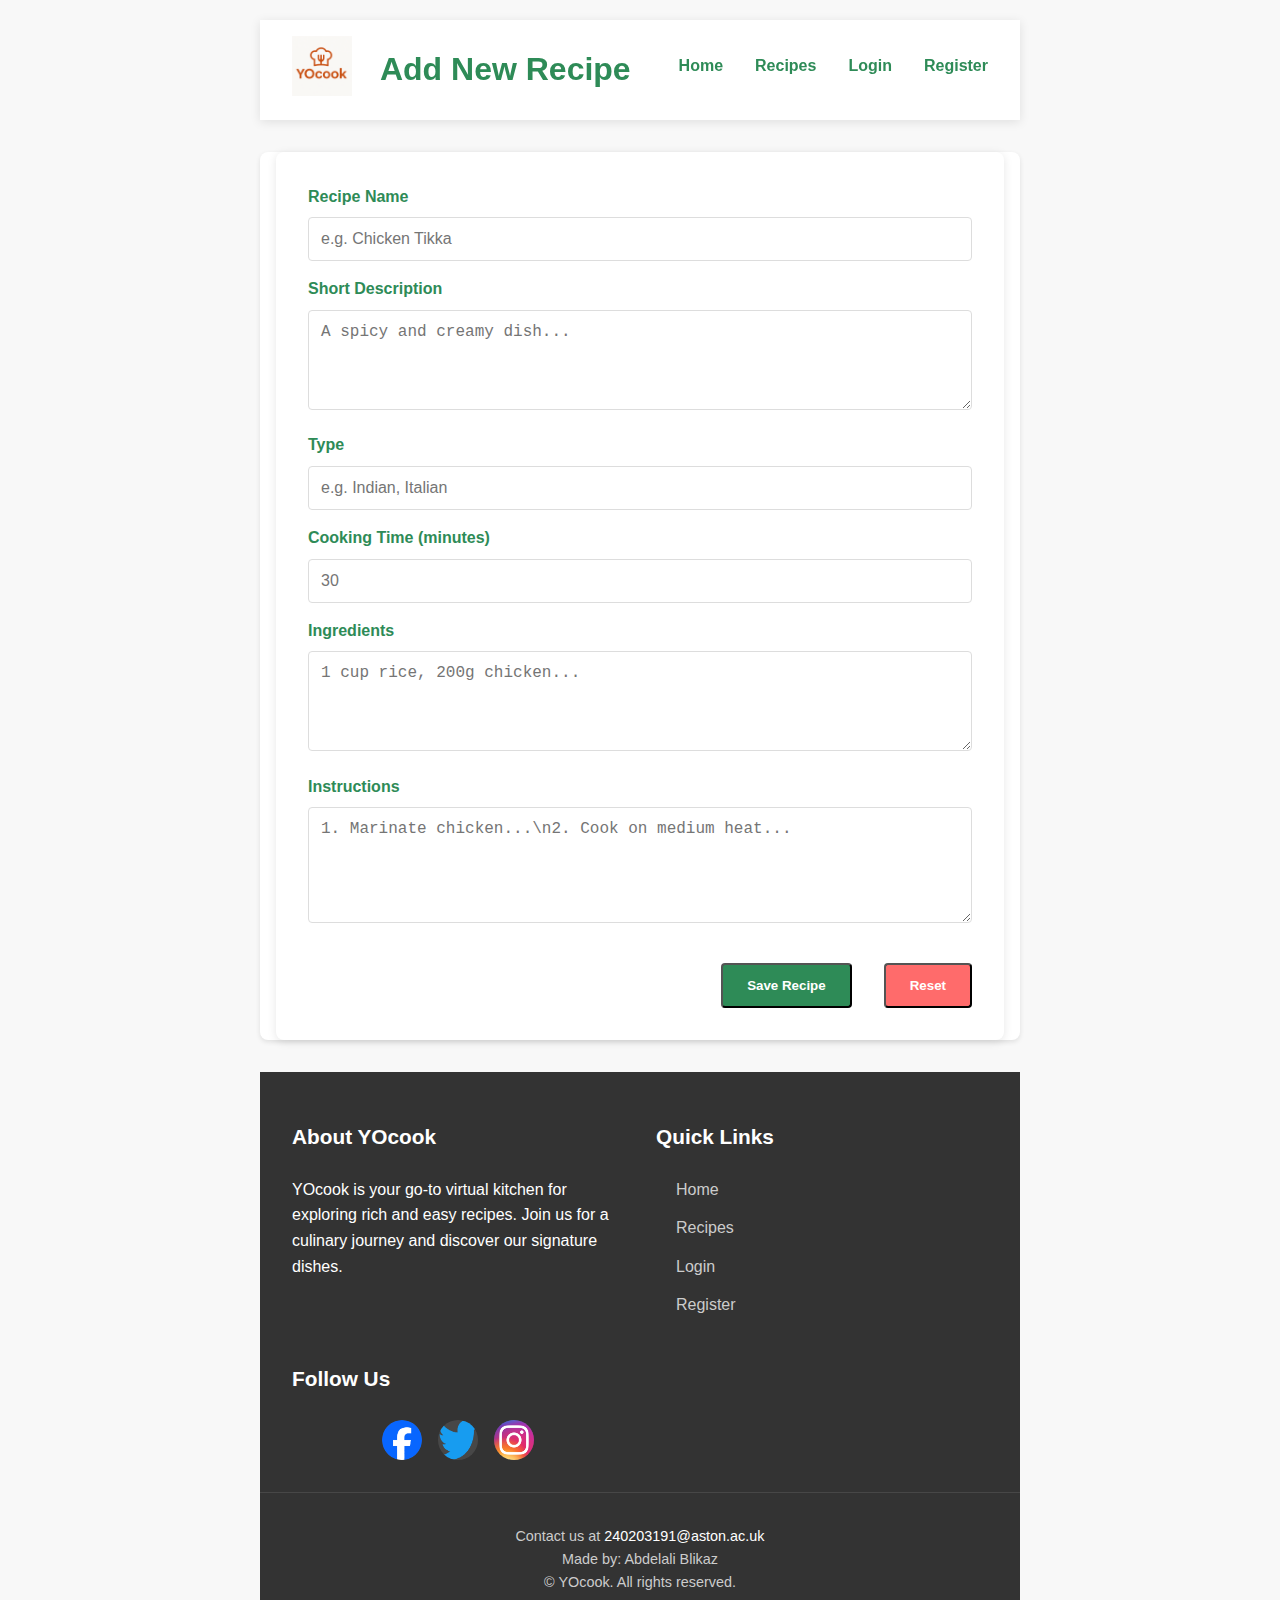
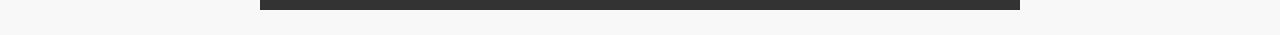
<file: public_html/vkitchen/add-recipe.html>
<!DOCTYPE html>
<html lang="en">
<head>
  <meta charset="UTF-8" />
  <meta name="viewport" content="width=device-width, initial-scale=1.0"/>
  <title>Add Recipe | YOcook</title>
  <link rel="stylesheet" href="styles.css" />
  <link rel="icon" href="img/home.png" type="image/x-icon" />
</head>
<body>
  <header id="main-header">
    <div class="header-container">
      <a href="index.html" class="logo-link">
        <img src="img/ChatGPT Image Apr 20, 2025, 07_39_37 PM.png" alt="YOcook Logo" class="logo" />
      </a>
      <h1>Add New Recipe</h1>
      <nav aria-label="Main navigation">
        <ul>
          <li><a href="index.html" class="nav-link">Home</a></li>
          <li><a href="recipes.html" class="nav-link">Recipes</a></li>
          <li><a href="login.html" class="nav-link">Login</a></li>
          <li><a href="register.html" class="nav-link">Register</a></li>
        </ul>
      </nav>
    </div>
  </header>
  
  <main class="form-container">
    <form action="add-recipe.php" method="POST" class="recipe-form">
      <div class="form-group">
        <label for="name">Recipe Name</label>
        <input type="text" id="name" name="name" placeholder="e.g. Chicken Tikka" required />
      </div>

      <div class="form-group">
        <label for="description">Short Description</label>
        <textarea id="description" name="description" rows="3" placeholder="A spicy and creamy dish..." required></textarea>
      </div>

      <div class="form-group">
        <label for="type">Type</label>
        <input type="text" id="type" name="type" placeholder="e.g. Indian, Italian" required />
      </div>

      <div class="form-group">
        <label for="cookingtime">Cooking Time (minutes)</label>
        <input type="number" id="cookingtime" name="cookingtime" placeholder="30" min="1" required />
      </div>

      <div class="form-group">
        <label for="ingredients">Ingredients</label>
        <textarea id="ingredients" name="ingredients" rows="3" placeholder="1 cup rice, 200g chicken..." required></textarea>
      </div>

      <div class="form-group">
        <label for="instructions">Instructions</label>
        <textarea id="instructions" name="instructions" rows="5" placeholder="1. Marinate chicken...\n2. Cook on medium heat..." required></textarea>
      </div>

      <div class="form-actions">
        <button type="submit" class="btn btn-primary">Save Recipe</button>
        <button type="reset" class="btn btn-secondary">Reset</button>
      </div>
    </form>
  </main>

  <footer>
    <div class="footer-container">
      <div class="footer-section about">
        <h2>About YOcook</h2>
        <p>YOcook is your go-to virtual kitchen for exploring rich and easy recipes. Join us for a culinary journey and discover our signature dishes.</p>
      </div>

      <div class="footer-section links">
        <h2>Quick Links</h2>
        <ul>
          <li><a href="index.html">Home</a></li>
          <li><a href="recipes.html">Recipes</a></li>
          <li><a href="login.html">Login</a></li>
          <li><a href="register.html">Register</a></li>
        </ul>
      </div>

      <div class="footer-section social">
        <h2>Follow Us</h2>
        <div class="social-icons">
          <a href="#"><img src="img/Facebook_Logo_2023.png" alt="Facebook" class="social-icon" /></a>
          <a href="https://x.com/abdelalibl43829?s=21"><img src="img/Logo_of_Twitter.svg.png" alt="Twitter" class="social-icon" /></a>
          <a href="https://www.instagram.com/aliloouuu__"><img src="img/Instagram_icon.png" alt="Instagram" class="social-icon" /></a>
        </div>
      </div>
    </div>

    <div class="footer-bottom">
      <p>Contact us at <a href="mailto:240203191@aston.ac.uk">240203191@aston.ac.uk</a></p>
      <p>Made by: Abdelali Blikaz</p>
      <p>&copy; <span id="year"></span> YOcook. All rights reserved.</p>
    </div>
  </footer>

  <script src="js/app.js"></script>
</body>
</html>
</file>
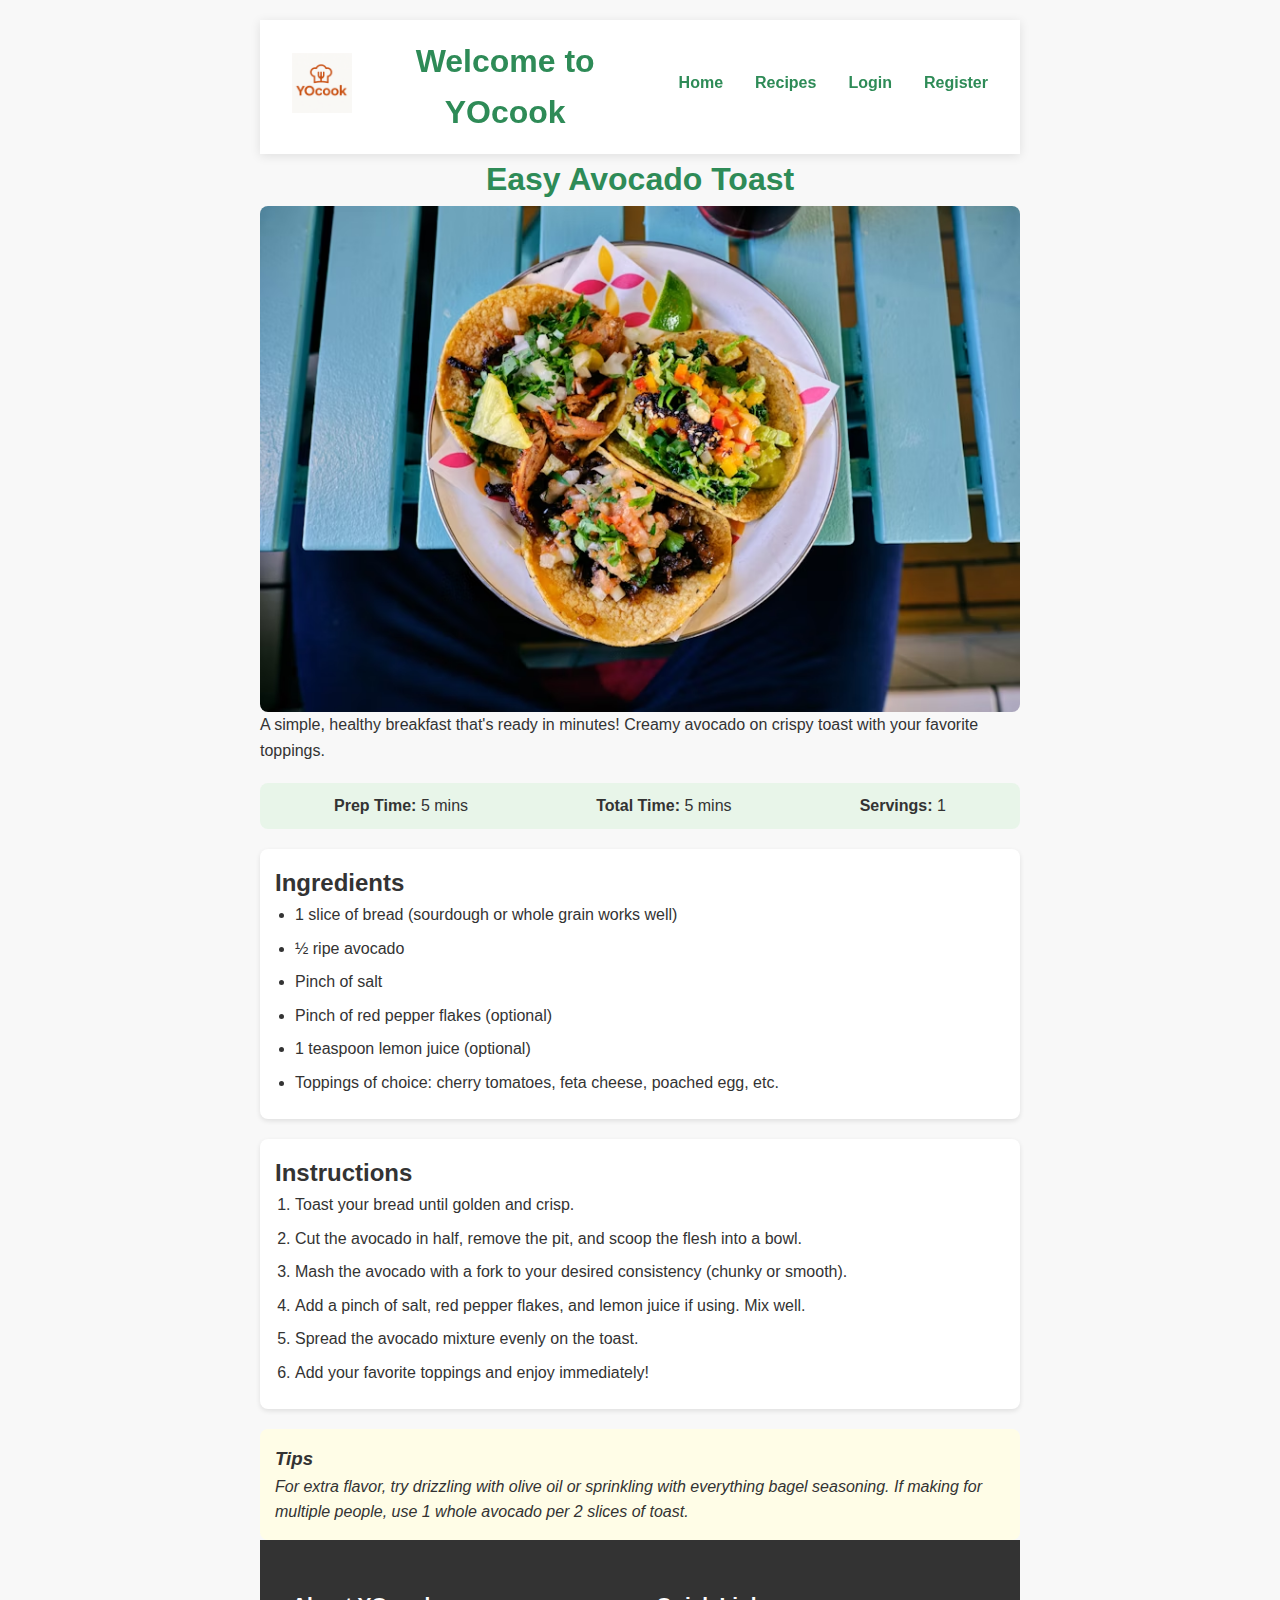
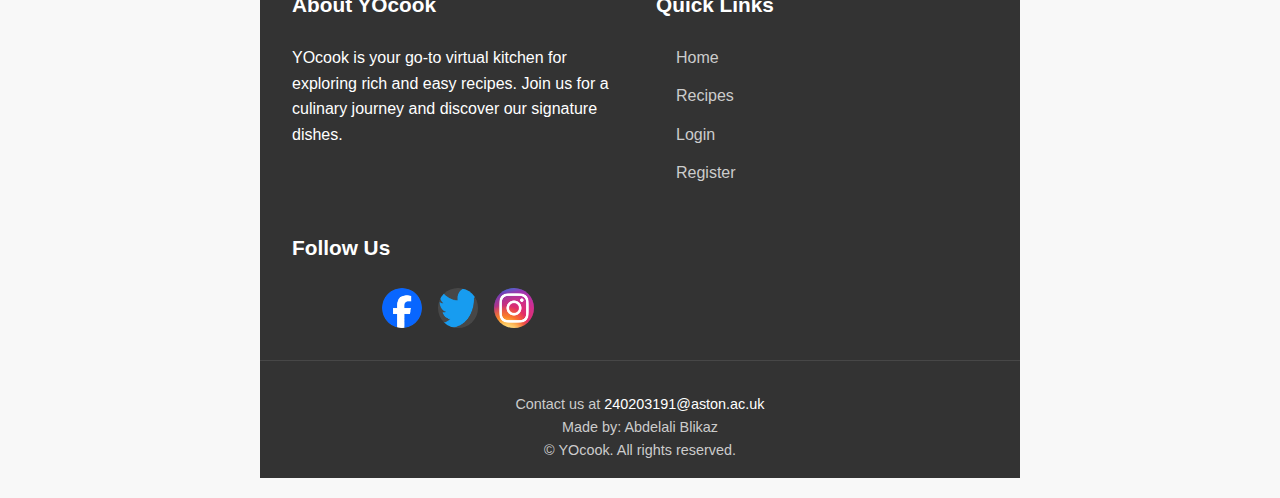
<file: public_html/vkitchen/avocado-toast.html>
<!DOCTYPE html>
<html lang="en">
<head>
    <meta charset="UTF-8">
    <meta name="viewport" content="width=device-width, initial-scale=1.0">
    <title>Easy Avocado Toast Recipe</title>
    <link rel="stylesheet" href="styles.css">
</head>
<body>
    <header id="main-header">
        <div class="header-container">
            <a href="index.html" class="logo-link">
                <img src="img/ChatGPT Image Apr 20, 2025, 07_39_37 PM.png" alt="YOcook Logo" class="logo">
            </a>
            
            <h1>Welcome to YOcook</h1>
            
            <nav aria-label="Main navigation">
                <ul>
                    <li><a href="index.html" class="nav-link">Home</a></li>
                    <li><a href="recipes.html" class="nav-link">Recipes</a></li>
                    <li><a href="login.html" class="nav-link">Login</a></li>
                    <li><a href="register.html" class="nav-link">Register</a></li>
                </ul>
            </nav>
        </div>
    </header>
    <h1>Easy Avocado Toast</h1>
    
    <img src="img/photo-1551504734-5ee1c4a1479b.avif" alt="Avocado Toast" class="recipe-img">
    
    <p>A simple, healthy breakfast that's ready in minutes! Creamy avocado on crispy toast with your favorite toppings.</p>
    
    <div class="time-servings">
        <div><strong>Prep Time:</strong> 5 mins</div>
        <div><strong>Total Time:</strong> 5 mins</div>
        <div><strong>Servings:</strong> 1</div>
    </div>
      
    <div class="ingredients">
        <h2>Ingredients</h2>
        <ul>
            <li>1 slice of bread (sourdough or whole grain works well)</li>
            <li>½ ripe avocado</li>
            <li>Pinch of salt</li>
            <li>Pinch of red pepper flakes (optional)</li>
            <li>1 teaspoon lemon juice (optional)</li>
            <li>Toppings of choice: cherry tomatoes, feta cheese, poached egg, etc.</li>
        </ul>
    </div>
    
    <div class="instructions">
        <h2>Instructions</h2>
        <ol>
            <li>Toast your bread until golden and crisp.</li>
            <li>Cut the avocado in half, remove the pit, and scoop the flesh into a bowl.</li>
            <li>Mash the avocado with a fork to your desired consistency (chunky or smooth).</li>
            <li>Add a pinch of salt, red pepper flakes, and lemon juice if using. Mix well.</li>
            <li>Spread the avocado mixture evenly on the toast.</li>
            <li>Add your favorite toppings and enjoy immediately!</li>
        </ol>
    </div>
    
    <div class="tips">
        <h3>Tips</h3>
        <p>For extra flavor, try drizzling with olive oil or sprinkling with everything bagel seasoning. If making for multiple people, use 1 whole avocado per 2 slices of toast.</p>
    </div>
    <footer>
        <div class="footer-container">
            <div class="footer-section about">
                <h2>About YOcook</h2>
                <p>YOcook is your go-to virtual kitchen for exploring rich and easy recipes. Join us for a culinary journey and discover our signature dishes.</p>
            </div>
            
            <div class="footer-section links">
                <h2>Quick Links</h2>
                <ul>
                    <li><a href="index.html">Home</a></li>
                    <li><a href="recipes.html">Recipes</a></li>
                    <li><a href="login.html">Login</a></li>
                    <li><a href="register.html">Register</a></li>
                </ul>
            </div>
            
            <div class="footer-section social">
                <h2>Follow Us</h2>
                <div class="social-icons">
                    <a href="#" aria-label="Facebook"><img src="img/Facebook_Logo_2023.png" alt="Facebook" class="social-icon"></a>
                    <a href="https://x.com/abdelalibl43829?s=21" aria-label="Twitter"><img src="img/Logo_of_Twitter.svg.png" alt="Twitter" class="social-icon"></a>
                    <a href="https://www.instagram.com/aliloouuu__" aria-label="Instagram"><img src="img/Instagram_icon.png" alt="Instagram" class="social-icon"></a>
                </div>
            </div>
        </div>
        
        <div class="footer-bottom">
            <p>Contact us at <a href="mailto:240203191@aston.ac.uk">240203191@aston.ac.uk</a></p>
            <p>Made by: Abdelali Blikaz</p>
            <p>&copy; <span id="year"></span> YOcook. All rights reserved.</p>
        </div>
    </footer>
    <script src="js/app.js"></script>
</body>
</html>
</file>
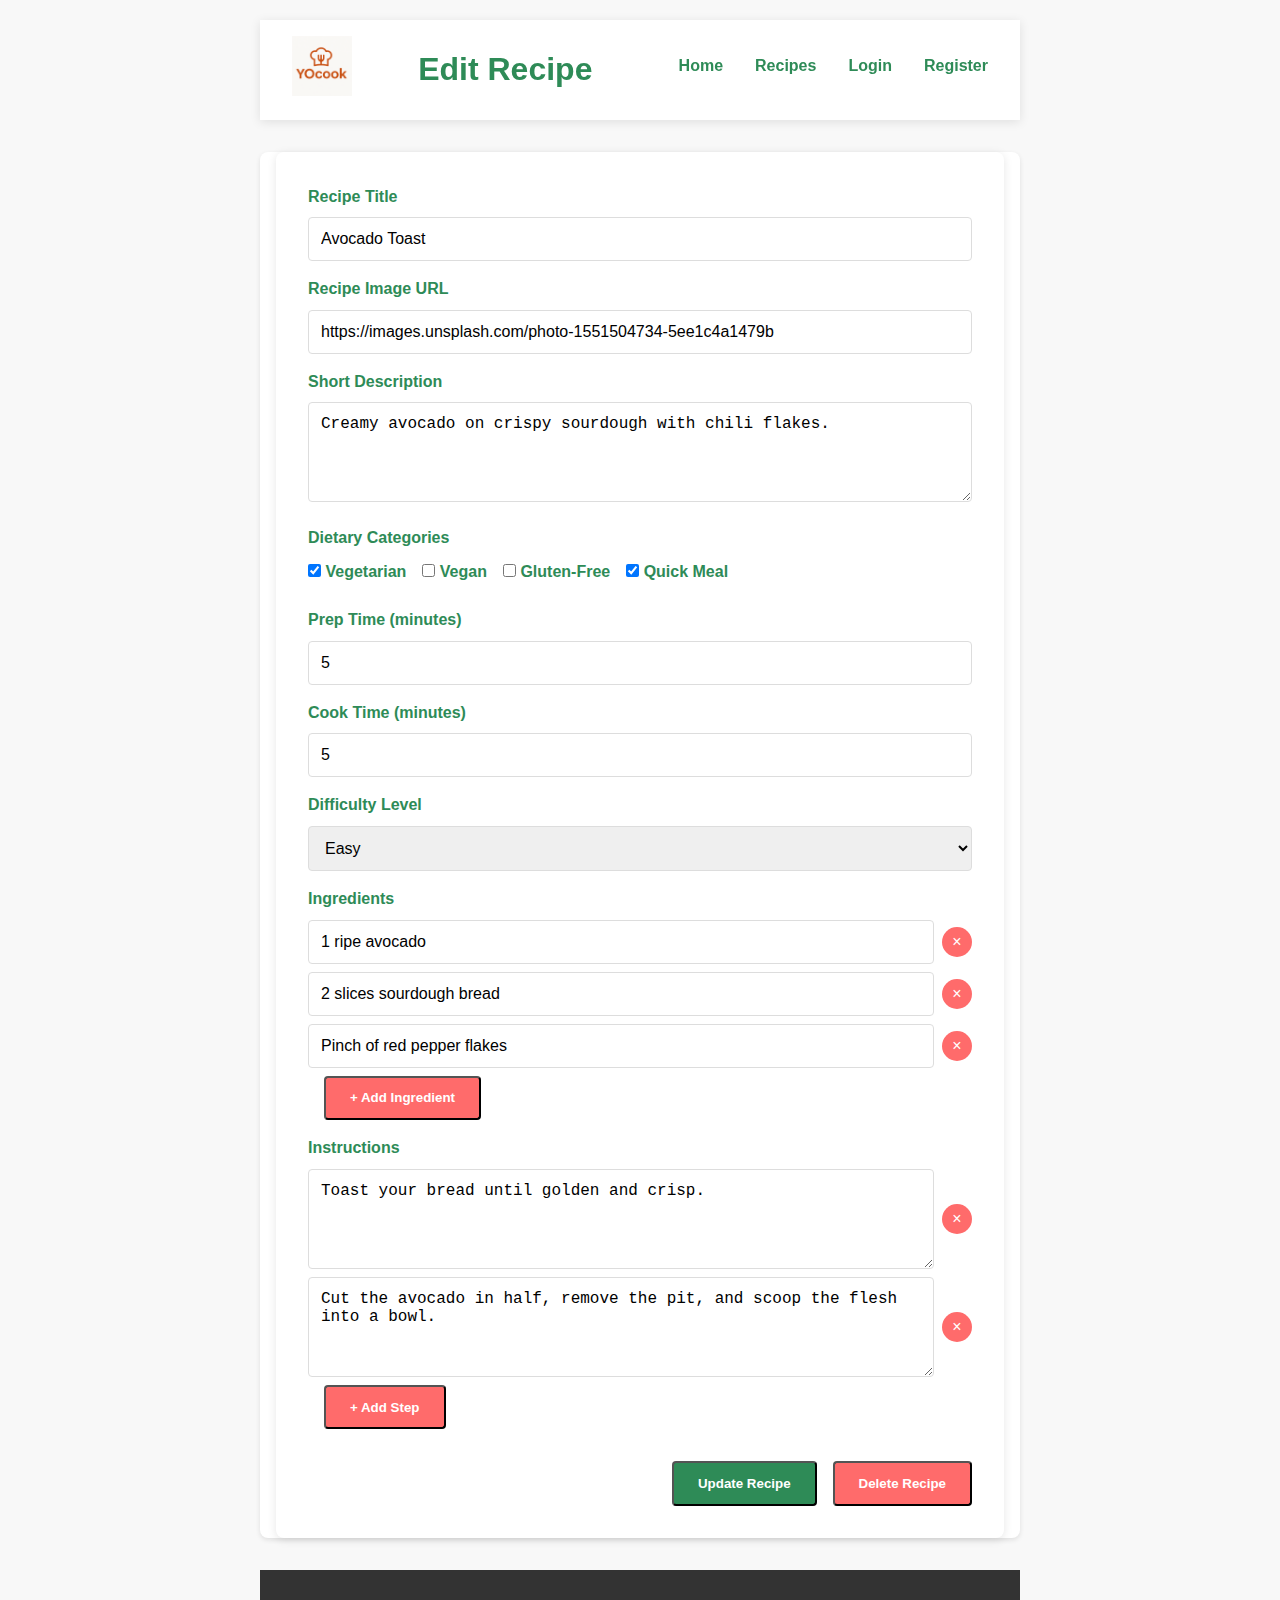
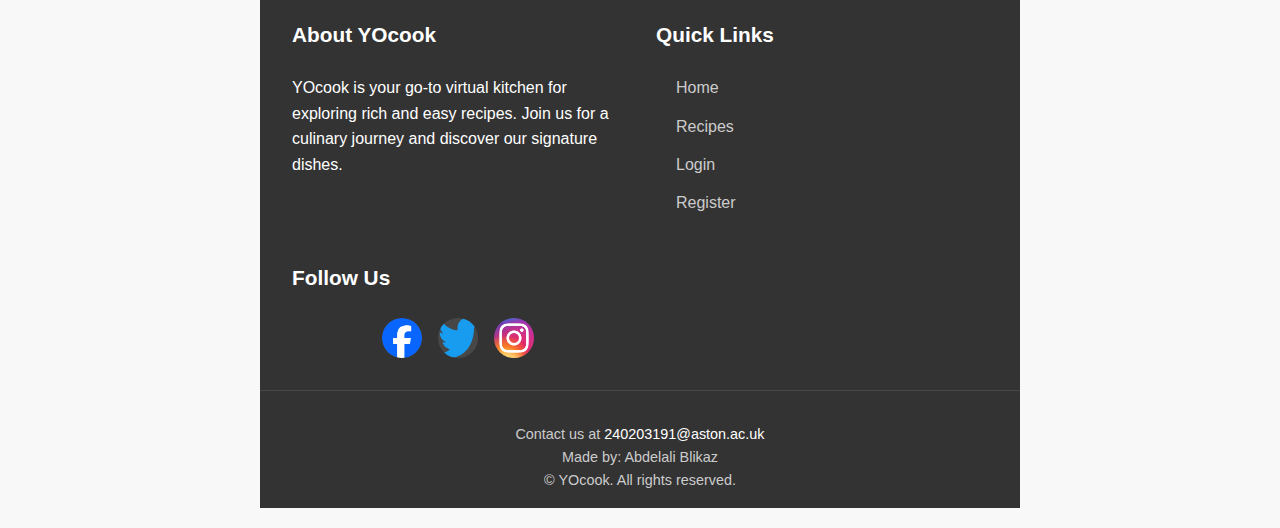
<file: public_html/vkitchen/edit-recipe.html>
<!DOCTYPE html>
<html lang="en">
<head>
    <meta charset="UTF-8">
    <meta name="viewport" content="width=device-width, initial-scale=1.0">
    <title>Edit Recipe | YOcook</title>
    <link rel="stylesheet" href="styles.css">
    <link rel="icon" href="img/home.png" type="image/x-icon">
</head>
<body>
    <header id="main-header">
        <div class="header-container">
            <a href="index.html" class="logo-link">
                <img src="img/ChatGPT Image Apr 20, 2025, 07_39_37 PM.png" alt="YOcook Logo" class="logo">
            </a>
            
            <h1>Edit Recipe</h1>
            
            <nav aria-label="Main navigation">
                <ul>
                    <li><a href="index.html" class="nav-link">Home</a></li>
                    <li><a href="recipes.html" class="nav-link">Recipes</a></li>
                    <li><a href="login.html" class="nav-link">Login</a></li>
                    <li><a href="register.html" class="nav-link">Register</a></li>
                </ul>
            </nav>
        </div>
    </header>

    <main class="form-container">
        <form id="edit-recipe-form" class="recipe-form">
            <div class="form-group">
                <label for="recipe-title">Recipe Title</label>
                <input type="text" id="recipe-title" name="recipe-title" value="Avocado Toast" required>
            </div>

            <div class="form-group">
                <label for="recipe-image">Recipe Image URL</label>
                <input type="url" id="recipe-image" name="recipe-image" value="https://images.unsplash.com/photo-1551504734-5ee1c4a1479b" placeholder="https://example.com/image.jpg">
            </div>

            <div class="form-group">
                <label for="recipe-description">Short Description</label>
                <textarea id="recipe-description" name="recipe-description" rows="3" required>Creamy avocado on crispy sourdough with chili flakes.</textarea>
            </div>

            <div class="form-group">
                <label>Dietary Categories</label>
                <div class="category-options">
                    <label class="category-checkbox">
                        <input type="checkbox" name="categories" value="vegetarian" checked> Vegetarian
                    </label>
                    <label class="category-checkbox">
                        <input type="checkbox" name="categories" value="vegan"> Vegan
                    </label>
                    <label class="category-checkbox">
                        <input type="checkbox" name="categories" value="gluten-free"> Gluten-Free
                    </label>
                    <label class="category-checkbox">
                        <input type="checkbox" name="categories" value="quick" checked> Quick Meal
                    </label>
                </div>
            </div>

            <div class="form-group">
                <label for="prep-time">Prep Time (minutes)</label>
                <input type="number" id="prep-time" name="prep-time" min="1" value="5" required>
            </div>

            <div class="form-group">
                <label for="cook-time">Cook Time (minutes)</label>
                <input type="number" id="cook-time" name="cook-time" min="1" value="5" required>
            </div>

            <div class="form-group">
                <label for="difficulty">Difficulty Level</label>
                <select id="difficulty" name="difficulty" required>
                    <option value="easy" selected>Easy</option>
                    <option value="medium">Medium</option>
                    <option value="hard">Hard</option>
                </select>
            </div>

            <div class="form-group ingredients-group">
                <label>Ingredients</label>
                <div id="ingredients-container">
                    <div class="ingredient-input">
                        <input type="text" name="ingredients[]" value="1 ripe avocado" required>
                        <button type="button" class="remove-ingredient">×</button>
                    </div>
                    <div class="ingredient-input">
                        <input type="text" name="ingredients[]" value="2 slices sourdough bread" required>
                        <button type="button" class="remove-ingredient">×</button>
                    </div>
                    <div class="ingredient-input">
                        <input type="text" name="ingredients[]" value="Pinch of red pepper flakes" required>
                        <button type="button" class="remove-ingredient">×</button>
                    </div>
                </div>
                <button type="button" id="add-ingredient" class="btn btn-secondary">+ Add Ingredient</button>
            </div>

            <div class="form-group instructions-group">
                <label>Instructions</label>
                <div id="instructions-container">
                    <div class="instruction-input">
                        <textarea name="instructions[]" rows="2" required>Toast your bread until golden and crisp.</textarea>
                        <button type="button" class="remove-instruction">×</button>
                    </div>
                    <div class="instruction-input">
                        <textarea name="instructions[]" rows="2" required>Cut the avocado in half, remove the pit, and scoop the flesh into a bowl.</textarea>
                        <button type="button" class="remove-instruction">×</button>
                    </div>
                </div>
                <button type="button" id="add-instruction" class="btn btn-secondary">+ Add Step</button>
            </div>

            <div class="form-actions">
                <button type="submit" class="btn btn-primary">Update Recipe</button>
                <button type="button" id="delete-recipe" class="btn btn-danger">Delete Recipe</button>
            </div>
        </form>
    </main>

    <footer>
        <div class="footer-container">
            <div class="footer-section about">
                <h2>About YOcook</h2>
                <p>YOcook is your go-to virtual kitchen for exploring rich and easy recipes. Join us for a culinary journey and discover our signature dishes.</p>
            </div>
            
            <div class="footer-section links">
                <h2>Quick Links</h2>
                <ul>
                    <li><a href="index.html">Home</a></li>
                    <li><a href="recipes.html">Recipes</a></li>
                    <li><a href="login.html">Login</a></li>
                    <li><a href="register.html">Register</a></li>
                </ul>
            </div>
            
            <div class="footer-section social">
                <h2>Follow Us</h2>
                <div class="social-icons">
                    <a href="#" aria-label="Facebook"><img src="img/Facebook_Logo_2023.png" alt="Facebook" class="social-icon"></a>
                    <a href="https://x.com/abdelalibl43829?s=21" aria-label="Twitter"><img src="img/Logo_of_Twitter.svg.png" alt="Twitter" class="social-icon"></a>
                    <a href="https://www.instagram.com/aliloouuu__" aria-label="Instagram"><img src="img/Instagram_icon.png" alt="Instagram" class="social-icon"></a>
                </div>
            </div>
        </div>
        
        <div class="footer-bottom">
            <p>Contact us at <a href="mailto:240203191@aston.ac.uk">240203191@aston.ac.uk</a></p>
            <p>Made by: Abdelali Blikaz</p>
            <p>&copy; <span id="year"></span> YOcook. All rights reserved.</p>
        </div>
    </footer>

    <script src="js/app.js"></script>
</body>
</html>
</file>
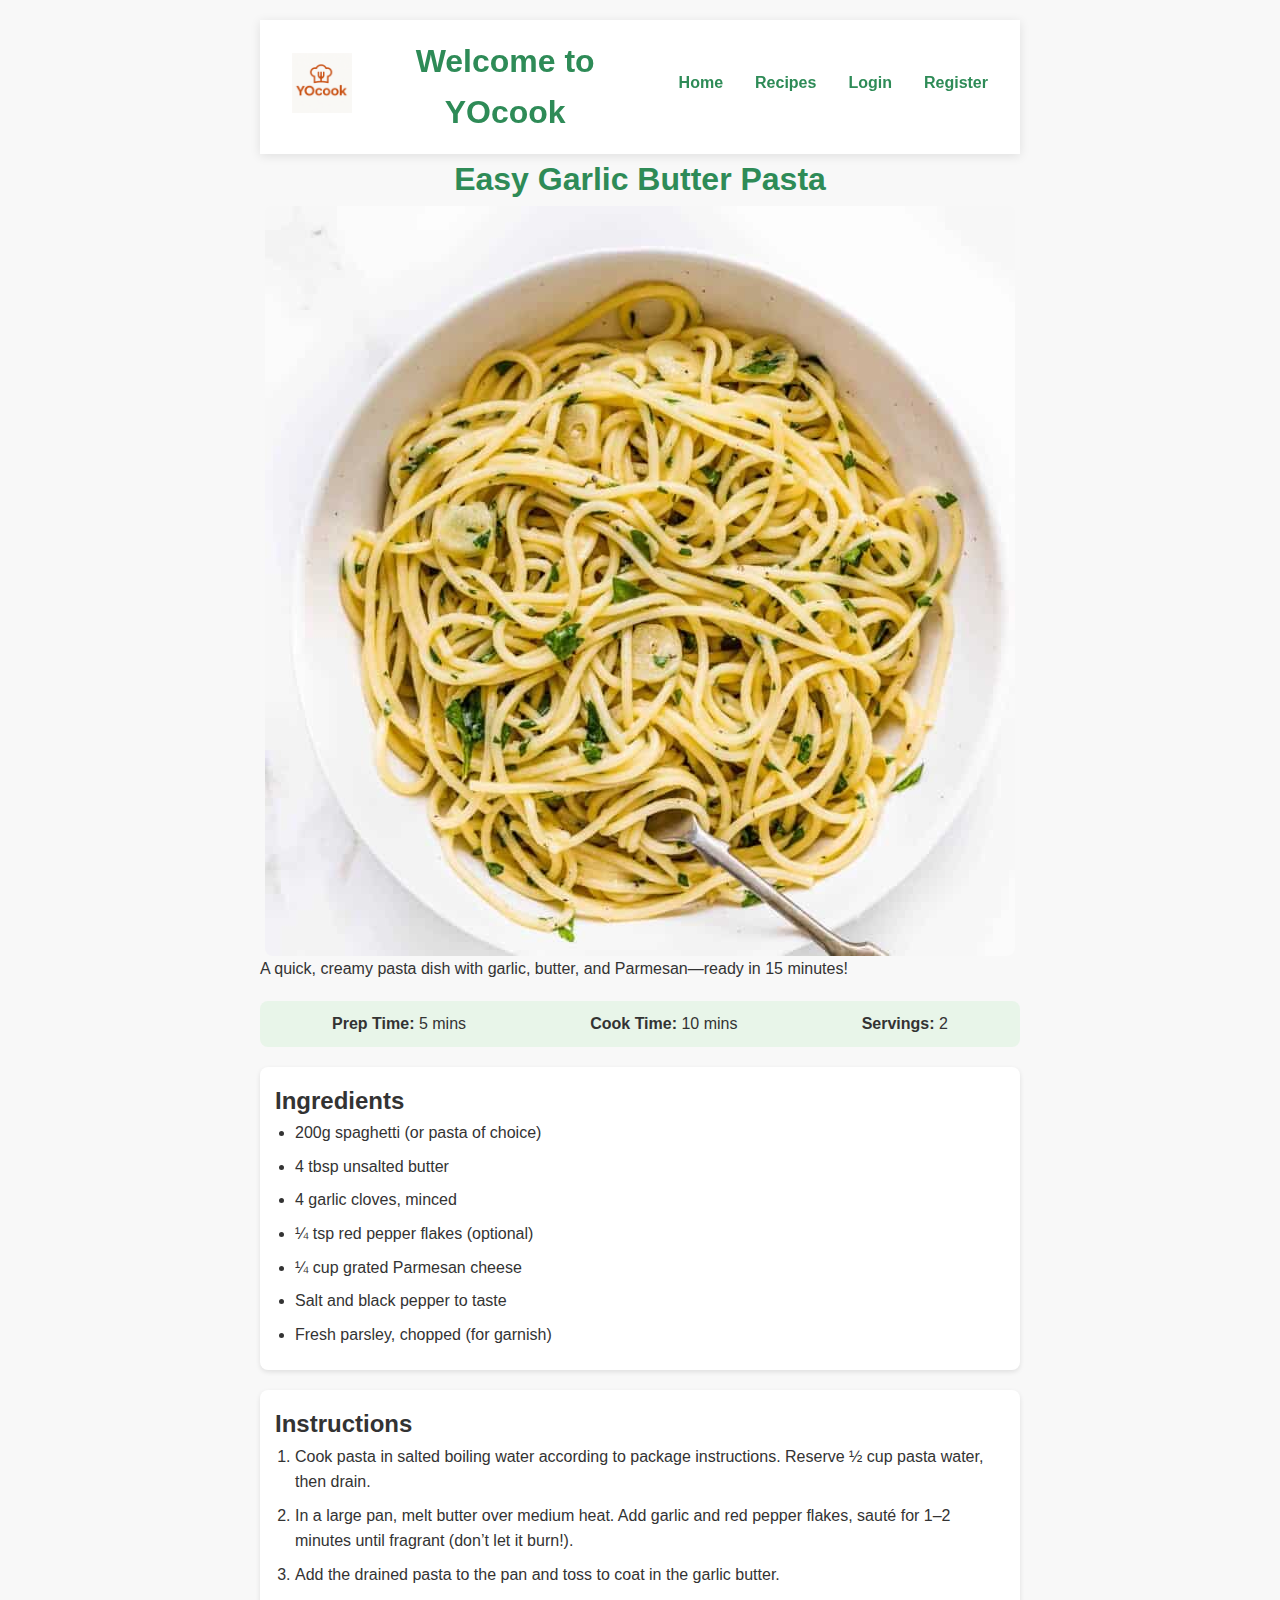
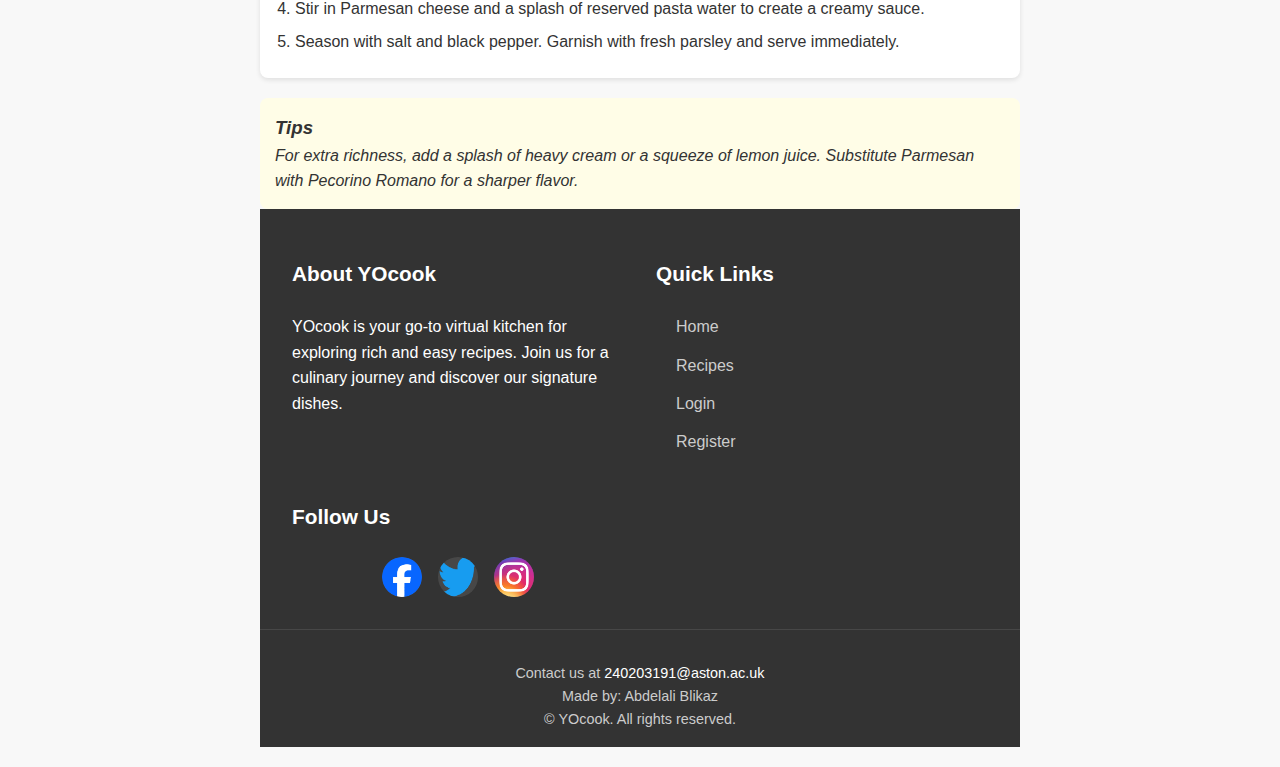
<file: public_html/vkitchen/garlic-pasta.html>
<!DOCTYPE html>
<html lang="en">
<head>
    <meta charset="UTF-8">
    <meta name="viewport" content="width=device-width, initial-scale=1.0">
    <title>Easy Garlic Butter Pasta</title>
    <link rel="stylesheet" href="styles.css">
</head>
<body>
    <header id="main-header">
        <div class="header-container">
            <a href="index.html" class="logo-link">
                <img src="img/ChatGPT Image Apr 20, 2025, 07_39_37 PM.png" alt="YOcook Logo" class="logo">
            </a>
            
            <h1>Welcome to YOcook</h1>
            
            <nav aria-label="Main navigation">
                <ul>
                    <li><a href="index.html" class="nav-link">Home</a></li>
                    <li><a href="recipes.html" class="nav-link">Recipes</a></li>
                    <li><a href="login.html" class="nav-link">Login</a></li>
                    <li><a href="register.html" class="nav-link">Register</a></li>
                </ul>
            </nav>
        </div>
    </header>
    <h1>Easy Garlic Butter Pasta</h1>
    
    <img src="img/garlic-butter-pasta-2-750x750.jpg" Garlic Butter Pasta" class="recipe-img">
    
    <p>A quick, creamy pasta dish with garlic, butter, and Parmesan—ready in 15 minutes!</p>
    
    <div class="time-servings">
        <div><strong>Prep Time:</strong> 5 mins</div>
        <div><strong>Cook Time:</strong> 10 mins</div>
        <div><strong>Servings:</strong> 2</div>
    </div>
    
    <div class="ingredients">
        <h2>Ingredients</h2>
        <ul>
            <li>200g spaghetti (or pasta of choice)</li>
            <li>4 tbsp unsalted butter</li>
            <li>4 garlic cloves, minced</li>
            <li>¼ tsp red pepper flakes (optional)</li>
            <li>¼ cup grated Parmesan cheese</li>
            <li>Salt and black pepper to taste</li>
            <li>Fresh parsley, chopped (for garnish)</li>
        </ul>
    </div>
    
    <div class="instructions">
        <h2>Instructions</h2>
        <ol>
            <li>Cook pasta in salted boiling water according to package instructions. Reserve ½ cup pasta water, then drain.</li>
            <li>In a large pan, melt butter over medium heat. Add garlic and red pepper flakes, sauté for 1–2 minutes until fragrant (don’t let it burn!).</li>
            <li>Add the drained pasta to the pan and toss to coat in the garlic butter.</li>
            <li>Stir in Parmesan cheese and a splash of reserved pasta water to create a creamy sauce.</li>
            <li>Season with salt and black pepper. Garnish with fresh parsley and serve immediately.</li>
        </ol>
    </div>
    
    <div class="tips">
        <h3>Tips</h3>
        <p>For extra richness, add a splash of heavy cream or a squeeze of lemon juice. Substitute Parmesan with Pecorino Romano for a sharper flavor.</p>
    </div>

    <footer>
        <div class="footer-container">
            <div class="footer-section about">
                <h2>About YOcook</h2>
                <p>YOcook is your go-to virtual kitchen for exploring rich and easy recipes. Join us for a culinary journey and discover our signature dishes.</p>
            </div>
            
            <div class="footer-section links">
                <h2>Quick Links</h2>
                <ul>
                    <li><a href="index.html">Home</a></li>
                    <li><a href="recipes.html">Recipes</a></li>
                    <li><a href="login.html">Login</a></li>
                    <li><a href="register.html">Register</a></li>
                </ul>
            </div>
            
            <div class="footer-section social">
                <h2>Follow Us</h2>
                <div class="social-icons">
                    <a href="#" aria-label="Facebook"><img src="img/Facebook_Logo_2023.png" alt="Facebook" class="social-icon"></a>
                    <a href="https://x.com/abdelalibl43829?s=21" aria-label="Twitter"><img src="img/Logo_of_Twitter.svg.png" alt="Twitter" class="social-icon"></a>
                    <a href="https://www.instagram.com/aliloouuu__" aria-label="Instagram"><img src="img/Instagram_icon.png" alt="Instagram" class="social-icon"></a>
                </div>
            </div>
        </div>
        
        <div class="footer-bottom">
            <p>Contact us at <a href="mailto:240203191@aston.ac.uk">240203191@aston.ac.uk</a></p>
            <p>Made by: Abdelali Blikaz</p>
            <p>&copy; <span id="year"></span> YOcook. All rights reserved.</p>
        </div>
    </footer>
    <script src="js/app.js"></script>
</body>
</html>
</file>
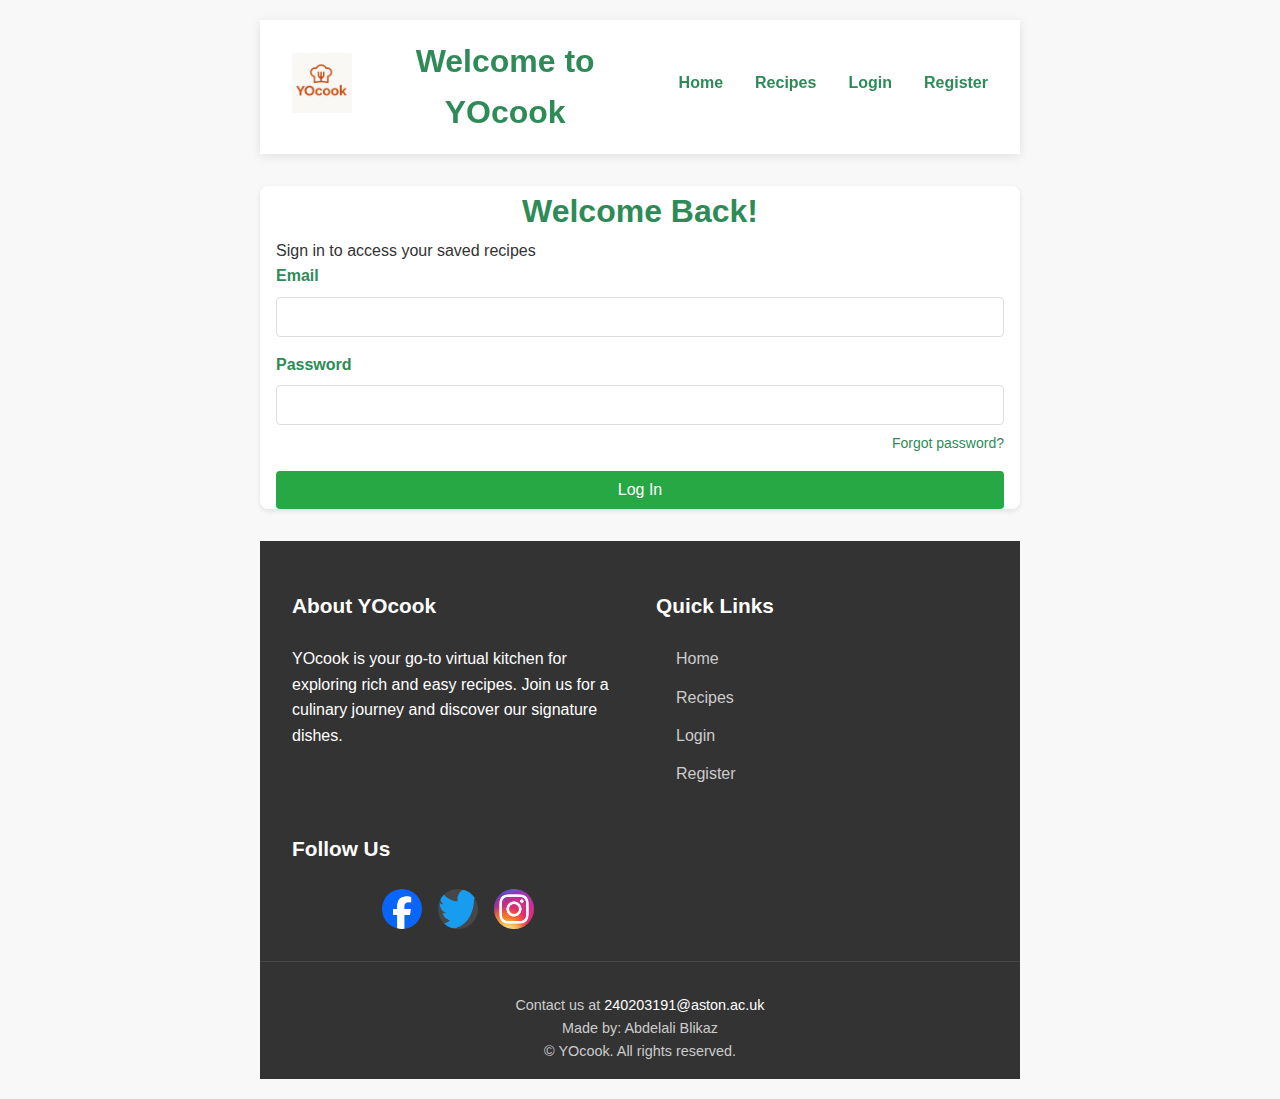
<file: public_html/vkitchen/login.html>
<!DOCTYPE html>
<html lang="en">
<head>
    <meta charset="UTF-8">
    <meta name="viewport" content="width=device-width, initial-scale=1.0">
    <title>Login - Healthy Recipes</title>
    <link rel="stylesheet" href="styles.css"> <!-- Same CSS as avocado toast -->
</head>
<body>
    <header id="main-header">
        <div class="header-container">
            <a href="index.html" class="logo-link">
                <img src="img/ChatGPT Image Apr 20, 2025, 07_39_37 PM.png" alt="YOcook Logo" class="logo">
            </a>
            
            <h1>Welcome to YOcook</h1>
            
            <nav aria-label="Main navigation">
                <ul>
                    <li><a href="index.html" class="nav-link">Home</a></li>
                    <li><a href="recipes.html" class="nav-link">Recipes</a></li>
                    <li><a href="login.html" class="nav-link">Login</a></li>
                    <li><a href="register.html" class="nav-link">Register</a></li>
                </ul>
            </nav>
        </div>
    </header>
    <div class="form-container">
        <h1>Welcome Back!</h1>
        <p>Sign in to access your saved recipes</p>

        <form action="../php/login.php" method="POST">
            <div class="form-group">
                <label for="email">Email</label>
                <input type="email" id="email" name="email" required>
            </div>
            
            <div class="form-group">
                <label for="password">Password</label>
                <input type="password" id="password" name="password" required>
                <div class="forgot-password">
                    <a href="forgot-password.html">Forgot password?</a>
                </div>
            </div>
            
            <button type="submit" name="loginButton" class="submit-btn">Log In</button>
        </form>
    </div>

    <footer>
        <div class="footer-container">
            <div class="footer-section about">
                <h2>About YOcook</h2>
                <p>YOcook is your go-to virtual kitchen for exploring rich and easy recipes. Join us for a culinary journey and discover our signature dishes.</p>
            </div>
            
            <div class="footer-section links">
                <h2>Quick Links</h2>
                <ul>
                    <li><a href="index.html">Home</a></li>
                    <li><a href="recipes.html">Recipes</a></li>
                    <li><a href="login.html">Login</a></li>
                    <li><a href="register.html">Register</a></li>
                </ul>
            </div>
            
            <div class="footer-section social">
                <h2>Follow Us</h2>
                <div class="social-icons">
                    <a href="#" aria-label="Facebook"><img src="img/Facebook_Logo_2023.png" alt="Facebook" class="social-icon"></a>
                    <a href="https://x.com/abdelalibl43829?s=21" aria-label="Twitter"><img src="img/Logo_of_Twitter.svg.png" alt="Twitter" class="social-icon"></a>
                    <a href="https://www.instagram.com/aliloouuu__" aria-label="Instagram"><img src="img/Instagram_icon.png" alt="Instagram" class="social-icon"></a>
                </div>
            </div>
        </div>
        
        <div class="footer-bottom">
            <p>Contact us at <a href="mailto:240203191@aston.ac.uk">240203191@aston.ac.uk</a></p>
            <p>Made by: Abdelali Blikaz</p>
            <p>&copy; <span id="year"></span> YOcook. All rights reserved.</p>
        </div>
    </footer>
    <script src="js/app.js"></script>
</body>
</html>
</file>
<file: public_html/vkitchen/styles.css>
body {
    font-family: Arial, sans-serif;
    line-height: 1.6;
    max-width: 800px;
    margin: 0 auto;
    padding: 20px;
    background-color: #f9f9f9;
    color: #333;
}

h1 {
    color: #2e8b57;
    text-align: center;
}

.recipe-img {
    display: block;
    max-width: 100%;
    height: auto;
    margin: 0 auto;
    border-radius: 8px;
}

.time-servings {
    display: flex;
    justify-content: space-around;
    background-color: #e8f5e9;
    padding: 10px;
    border-radius: 8px;
    margin: 20px 0;
}

.ingredients, .instructions {
    background-color: white;
    padding: 15px;
    border-radius: 8px;
    margin-bottom: 20px;
    box-shadow: 0 2px 5px rgba(0,0,0,0.1);
}

ul, ol {
    padding-left: 20px;
}

li {
    margin-bottom: 8px;
}

.tips {
    font-style: italic;
    background-color: #fffde7;
    padding: 15px;
    border-radius: 8px;
}

/* Add these to your existing avocado toast CSS */
.form-container {
    background-color: white;
    padding: 25px;
    border-radius: 8px;
    box-shadow: 0 2px 5px rgba(0,0,0,0.1);
    max-width: 500px;
    margin: 30px auto;
}

.form-group {
    margin-bottom: 20px;
}

label {
    display: block;
    margin-bottom: 8px;
    font-weight: bold;
    color: #2e8b57;
}

input[type="text"],
input[type="email"],
input[type="password"],
select {
    width: 100%;
    padding: 10px;
    border: 1px solid #ddd;
    border-radius: 4px;
    font-size: 16px;
}

.submit-btn {
    background-color: #2e8b57;
    color: white;
    border: none;
    padding: 12px 20px;
    border-radius: 4px;
    cursor: pointer;
    font-size: 16px;
    width: 100%;
}

.submit-btn:hover {
    background-color: #3aa76d;
}

.login-link {
    text-align: center;
    margin-top: 15px;
}

.login-link a {
    color: #2e8b57;
    text-decoration: none;
}

.login-link a:hover {
    text-decoration: underline;
}
/* Login-specific additions */
.forgot-password {
    text-align: right;
    margin-top: 5px;
}

.forgot-password a {
    color: #2e8b57;
    font-size: 14px;
    text-decoration: none;
}

.forgot-password a:hover {
    text-decoration: underline;
}

.social-login {
    text-align: center;
    margin: 20px 0;
    color: #666;
}

.social-icons {
    display: flex;
    justify-content: center;
    gap: 15px;
    margin-top: 10px;
}

.social-icon {
    display: inline-block;
    width: 40px;
    height: 40px;
    border-radius: 50%;
    text-align: center;
    line-height: 40px;
    font-weight: bold;
    color: white;
    text-decoration: none;
}

.social-icon.google { background-color: #DB4437; }
.social-icon.facebook { background-color: #4267B2; }
.social-icon.apple { background-color: #000000; }

.register-link {
    text-align: center;
    margin-top: 20px;
    color: #666;
}

.register-link a {
    color: #2e8b57;
    text-decoration: none;
    font-weight: bold;
}

.register-link a:hover {
    text-decoration: underline;
}


/* Global Styles */
:root {
    --primary-color: #2e8b57;
    --secondary-color: #f8f8f8;
    --accent-color: #ff6b6b;
    --text-color: #333;
    --light-text: #777;
    --white: #fff;
    --shadow: 0 2px 10px rgba(0, 0, 0, 0.1);
}

* {
    margin: 0;
    padding: 0;
    box-sizing: border-box;
}

body {
    font-family: 'Segoe UI', Tahoma, Geneva, Verdana, sans-serif;
    line-height: 1.6;
    color: var(--text-color);
    background-color: var(--secondary-color);
}

a {
    text-decoration: none;
    color: var(--primary-color);
    transition: color 0.3s ease;
}

a:hover {
    color: var(--accent-color);
}

img {
    max-width: 100%;
    height: auto;
}

/* Header Styles */
#main-header {
    background-color: var(--white);
    box-shadow: var(--shadow);
    padding: 1rem 0;
    position: sticky;
    top: 0;
    z-index: 100;
}

.header-container {
    display: flex;
    justify-content: space-between;
    align-items: center;
    max-width: 1200px;
    margin: 0 auto;
    padding: 0 2rem;
}

.logo {
    height: 60px;
    width: auto;
}

nav ul {
    display: flex;
    list-style: none;
    gap: 2rem;
}

.nav-link {
    font-weight: 600;
    padding: 0.5rem 0;
    position: relative;
}

.nav-link::after {
    content: '';
    position: absolute;
    bottom: 0;
    left: 0;
    width: 0;
    height: 2px;
    background-color: var(--accent-color);
    transition: width 0.3s ease;
}

.nav-link:hover::after {
    width: 100%;
}

/* Hero Section */
#hero {
    background: linear-gradient(rgba(0, 0, 0, 0.5), rgba(0, 0, 0, 0.5)), url('img/hero-bg.jpg') center/cover no-repeat;
    color: var(--white);
    text-align: center;
    padding: 5rem 1rem;
    min-height: 60vh;
    display: flex;
    align-items: center;
    justify-content: center;
}

.hero-content {
    max-width: 800px;
}

#hero h2 {
    font-size: 2.5rem;
    margin-bottom: 1rem;
}

#hero p {
    font-size: 1.2rem;
    margin-bottom: 2rem;
}

/* Button Styles */
.btn {
    display: inline-block;
    padding: 0.8rem 1.5rem;
    border-radius: 4px;
    font-weight: 600;
    transition: all 0.3s ease;
}

.btn-primary {
    background-color: var(--primary-color);
    color: var(--white);
}

.btn-primary:hover {
    background-color: #3aa76d;
    transform: translateY(-2px);
    box-shadow: 0 4px 8px rgba(0, 0, 0, 0.2);
}

/* Footer Styles */
footer {
    background-color: var(--text-color);
    color: var(--white);
    padding: 3rem 0 1rem;
}

.footer-container {
    max-width: 1200px;
    margin: 0 auto;
    padding: 0 2rem;
    display: grid;
    grid-template-columns: repeat(auto-fit, minmax(250px, 1fr));
    gap: 2rem;
}

.footer-section h2 {
    font-size: 1.3rem;
    margin-bottom: 1.5rem;
    color: var(--white);
}

.footer-section ul {
    list-style: none;
}

.footer-section ul li {
    margin-bottom: 0.8rem;
}

.footer-section ul li a {
    color: #ccc;
}

.footer-section ul li a:hover {
    color: var(--white);
}

.social-icons {
    display: flex;
    gap: 1rem;
}

.social-icon {
    width: 40px;
    height: 40px;
    border-radius: 50%;
    display: flex;
    align-items: center;
    justify-content: center;
    background-color: rgba(255, 255, 255, 0.1);
    transition: background-color 0.3s ease;
}

.social-icon:hover {
    background-color: var(--primary-color);
}

.footer-bottom {
    text-align: center;
    padding-top: 2rem;
    margin-top: 2rem;
    border-top: 1px solid rgba(255, 255, 255, 0.1);
    color: #ccc;
    font-size: 0.9rem;
}

.footer-bottom a {
    color: var(--white);
}

/* Responsive Styles */
@media (max-width: 768px) {
    .header-container {
        flex-direction: column;
        gap: 1rem;
    }
    
    nav ul {
        gap: 1rem;
    }
    
    #hero {
        min-height: 50vh;
        padding: 3rem 1rem;
    }
    

/* ===== Login Page Styles ===== */
.login-page {
    min-height: 100vh;
    display: flex;
    align-items: center;
    justify-content: center;
    background: linear-gradient(135deg, rgba(248,250,252,1) 0%, rgba(255,255,255,1) 100%);
    padding: 2rem;
}

.login-card {
    width: 100%;
    max-width: 420px;
    background: var(--white);
    border-radius: 12px;
    box-shadow: 0 10px 30px rgba(2,6,23,0.08);
    padding: 2rem;
    box-sizing: border-box;
}

.login-card h1 {
    margin: 0 0 1rem;
    font-size: 1.25rem;
    color: var(--text-color);
    text-align: center;
}

.login-card p.lead {
    margin: 0 0 1.25rem;
    color: var(--light-text);
    text-align: center;
    font-size: 0.95rem;
}

.login-form .form-group {
    margin-bottom: 1rem;
}

.login-form label {
    display: block;
    margin-bottom: 0.5rem;
    font-size: 0.9rem;
    color: #475569;
}

.login-form input[type="text"],
.login-form input[type="email"],
.login-form input[type="password"] {
    width: 100%;
    padding: 0.75rem 1rem;
    border-radius: 8px;
    border: 1px solid #e6eef3;
    background: #fbfdff;
    font-size: 0.95rem;
    color: var(--text-color);
}

.login-form input:focus {
    outline: none;
    border-color: rgba(46,139,87,0.9);
    box-shadow: 0 0 0 4px rgba(46,139,87,0.08);
    background: #fff;
}

.login-actions {
    display: flex;
    align-items: center;
    justify-content: space-between;
    gap: 1rem;
    margin-top: 0.25rem;
}

.remember { font-size: 0.9rem; color: var(--light-text); }

.forgot-password a {
    color: var(--primary-color);
    font-size: 0.9rem;
}

.login-btn {
    display: inline-block;
    width: 100%;
    padding: 0.85rem 1rem;
    border-radius: 8px;
    background: var(--primary-color);
    color: var(--white);
    border: none;
    font-weight: 700;
    cursor: pointer;
    font-size: 1rem;
    transition: transform 0.12s ease, box-shadow 0.12s ease;
}

.login-btn:hover {
    transform: translateY(-2px);
    box-shadow: 0 6px 18px rgba(46,139,87,0.12);
}

.login-alt {
    text-align: center;
    margin-top: 1rem;
    color: var(--light-text);
    font-size: 0.95rem;
}

.login-alt a { color: var(--primary-color); font-weight: 600; }

.form-error {
    color: #dc2626;
    font-size: 0.9rem;
    margin-top: 0.5rem;
}

@media (max-width: 480px) {
    .login-card { padding: 1.25rem; border-radius: 10px; }
    .login-card h1 { font-size: 1.1rem; }
}

/* End Login Page Styles */
    #hero h2 {
        font-size: 2rem;
    }
}
/* Button Styles */
.btn-secondary {
    background-color: var(--accent-color);
    color: var(--white);
    margin-left: 1rem;
}

.btn-secondary:hover {
    background-color: #3aa76d;
}

.hero-buttons {
    display: flex;
    gap: 1rem;
    justify-content: center;
    margin-top: 1.5rem;
}

@media (max-width: 480px) {
    .hero-buttons {
        flex-direction: column;
        align-items: center;
    }
    .btn-secondary {
        margin-left: 0;
        margin-top: 1rem;
    }
}

/* Recipes Page Styles */
.recipes-main {
    padding: 2rem;
    max-width: 1200px;
    margin: 0 auto;
}

.recipe-filters {
    text-align: center;
    margin-bottom: 2rem;
}

.filter-options {
    display: flex;
    flex-wrap: wrap;
    gap: 0.5rem;
    justify-content: center;
    margin-top: 1rem;
}

.filter-btn {
    padding: 0.5rem 1rem;
    border: 2px solid var(--primary-color);
    background: transparent;
    color: var(--primary-color);
    border-radius: 20px;
    cursor: pointer;
    transition: all 0.3s ease;
    font-weight: 600;
}

.filter-btn:hover, .filter-btn.active {
    background: var(--primary-color);
    color: white;
}

.recipe-grid {
    display: grid;
    grid-template-columns: repeat(auto-fill, minmax(300px, 1fr));
    gap: 2rem;
    margin-top: 2rem;
}

.recipe-card {
    background: white;
    border-radius: 8px;
    overflow: hidden;
    box-shadow: var(--shadow);
    transition: transform 0.3s ease;
}

.recipe-card:hover {
    transform: translateY(-5px);
}

.recipe-card img {
    width: 100%;
    height: 200px;
    object-fit: cover;
}

.recipe-info {
    padding: 1.5rem;
}

.recipe-category {
    color: var(--primary-color);
    font-size: 0.8rem;
    font-weight: 600;
    margin-bottom: 0.5rem;
}

.recipe-card h3 {
    margin: 0.5rem 0;
    color: var(--text-color);
}

.recipe-card p {
    color: var(--light-text);
    margin-bottom: 1rem;
    font-size: 0.9rem;
}

.recipe-meta {
    display: flex;
    gap: 1rem;
    color: var(--light-text);
    font-size: 0.8rem;
    margin-bottom: 1rem;
}

.btn-recipe {
    display: block;
    text-align: center;
    background: var(--primary-color);
    color: white;
    padding: 0.5rem;
    border-radius: 4px;
    font-weight: 600;
}

.btn-recipe:hover {
    background: #3aa76d;
}

/* Responsive */
@media (max-width: 768px) {
    .recipe-grid {
        grid-template-columns: 1fr;
    }
}

/* Recipe Form Styles */
.form-container {
    max-width: 800px;
    margin: 2rem auto;
    padding: 0 1rem;
}

.recipe-form {
    background: white;
    padding: 2rem;
    border-radius: 8px;
    box-shadow: var(--shadow);
}

.form-group {
    margin-bottom: 1.5rem;
}

.form-group label {
    display: block;
    margin-bottom: 0.5rem;
    font-weight: 600;
    color: var(--primary-color);
}

.form-group input[type="text"],
.form-group input[type="url"],
.form-group input[type="number"],
.form-group textarea,
.form-group select {
    width: 100%;
    padding: 0.75rem;
    border: 1px solid #ddd;
    border-radius: 4px;
    font-size: 1rem;
}

.form-group textarea {
    min-height: 100px;
    resize: vertical;
}

.category-options {
    display: flex;
    flex-wrap: wrap;
    gap: 1rem;
}

.category-checkbox {
    display: flex;
    align-items: center;
    gap: 0.5rem;
}

.ingredient-input,
.instruction-input {
    display: flex;
    gap: 0.5rem;
    margin-bottom: 0.5rem;
    align-items: center;
}

.ingredient-input input,
.instruction-input textarea {
    flex: 1;
}

.remove-ingredient,
.remove-instruction {
    background: #ff6b6b;
    color: white;
    border: none;
    width: 30px;
    height: 30px;
    border-radius: 50%;
    cursor: pointer;
    font-size: 1rem;
    display: flex;
    align-items: center;
    justify-content: center;
}

.form-actions {
    display: flex;
    gap: 1rem;
    justify-content: flex-end;
    margin-top: 2rem;
}

.btn-danger {
    background: #ff6b6b;
    color: white;
}

.btn-danger:hover {
    background: #ff5252;
}

@media (max-width: 600px) {
    .form-actions {
        flex-direction: column;
    }
    
    .form-actions button {
        width: 100%;
    }
}
.error-message {
    color: red;
    font-weight: bold;
    margin-bottom: 10px;
}
/* Add this to your existing styles.css */
.profile-details p {
    font-size: 18px;
    margin: 10px 0;
}

.edit-profile-form {
    margin-top: 20px;
}

.form-group {
    margin-bottom: 15px;
}

.submit-btn {
    background-color: #28a745;
    color: #fff;
    border: none;
    padding: 10px 20px;
    cursor: pointer;
}

.submit-btn:hover {
    background-color: #218838;
}
</file>
